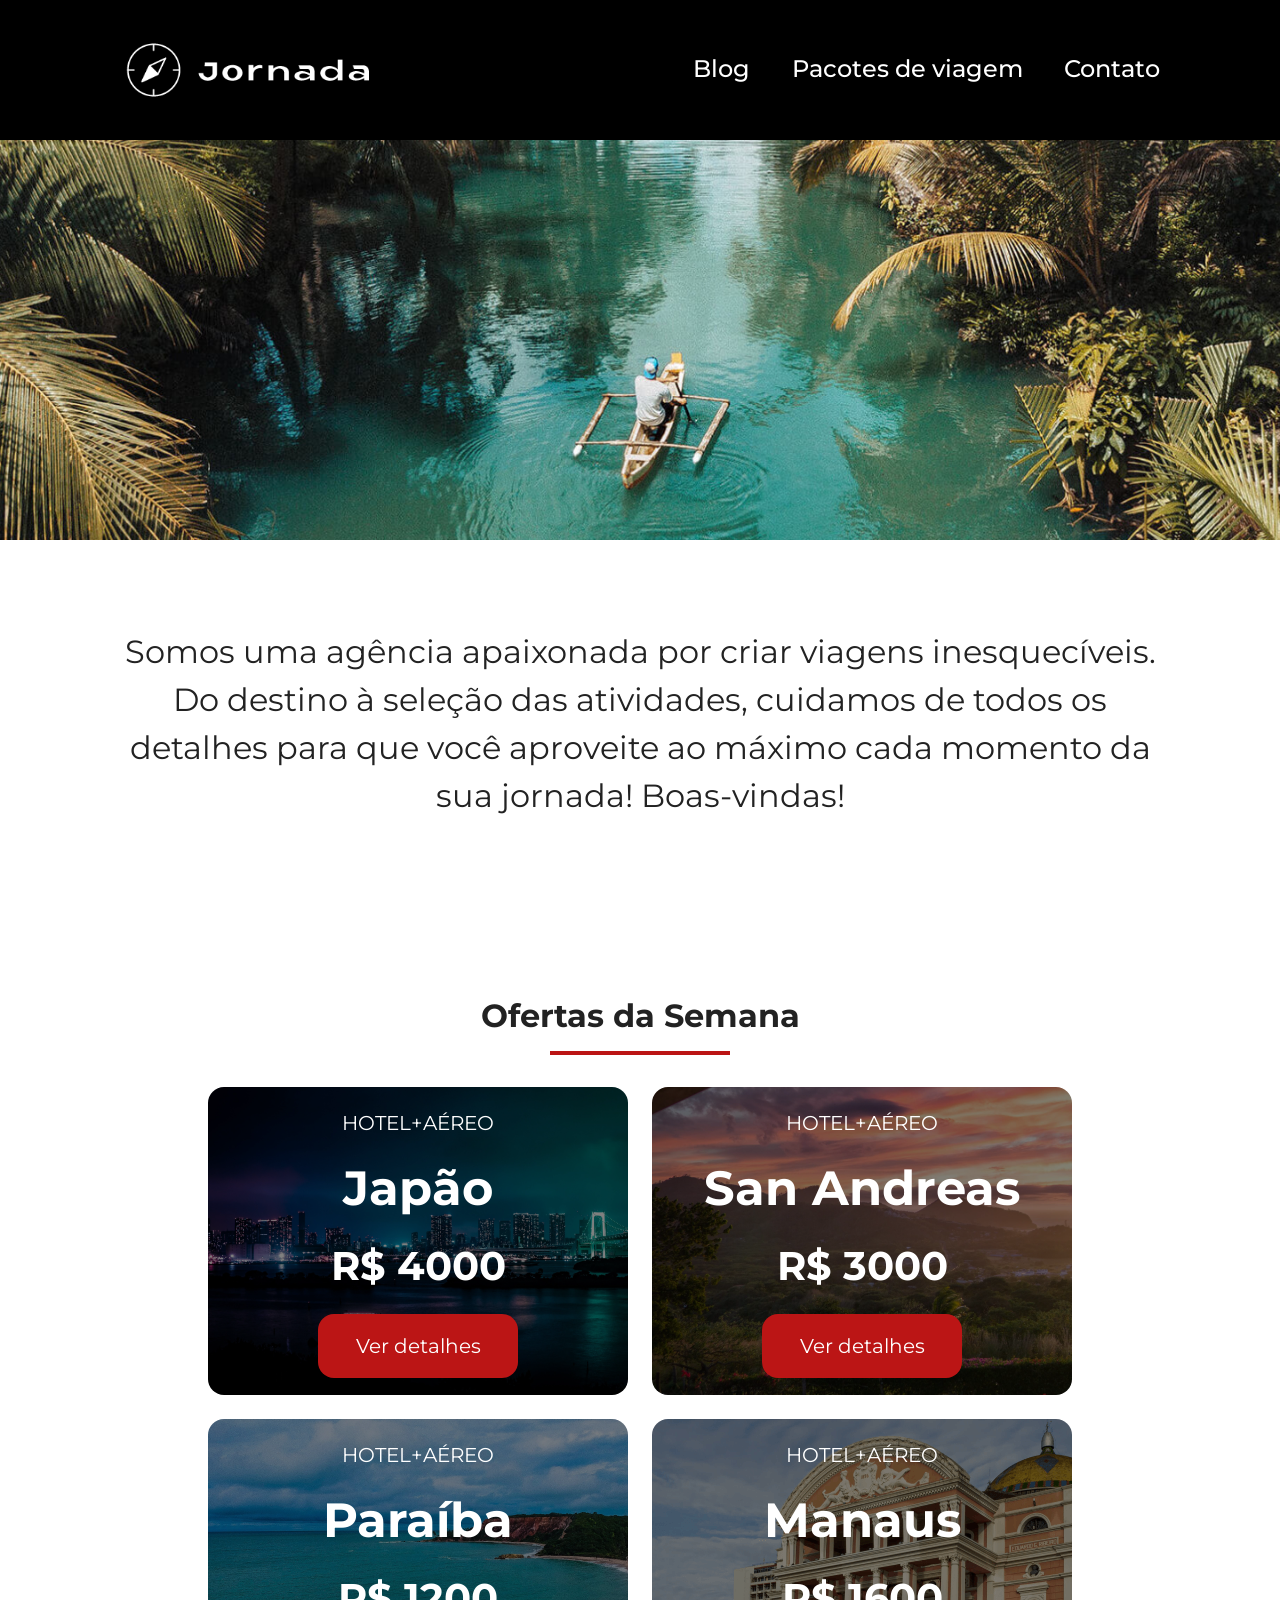
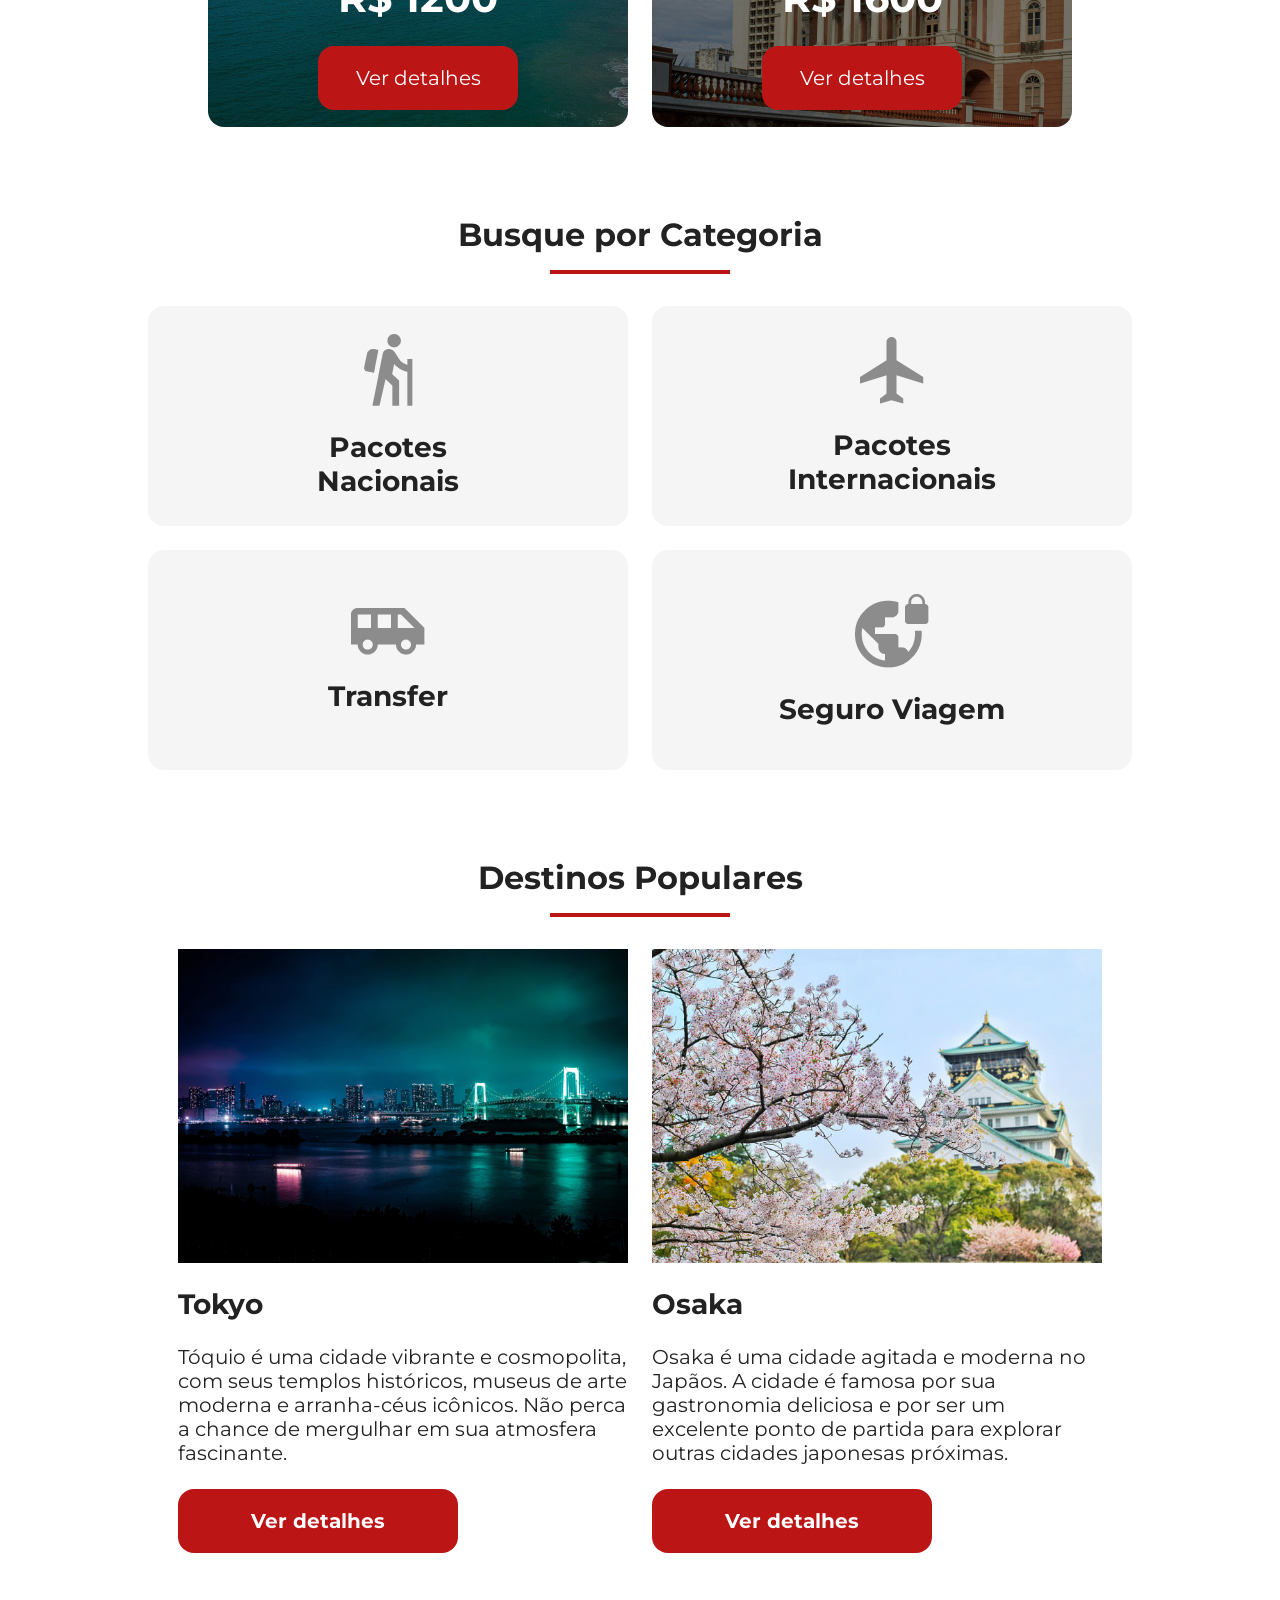
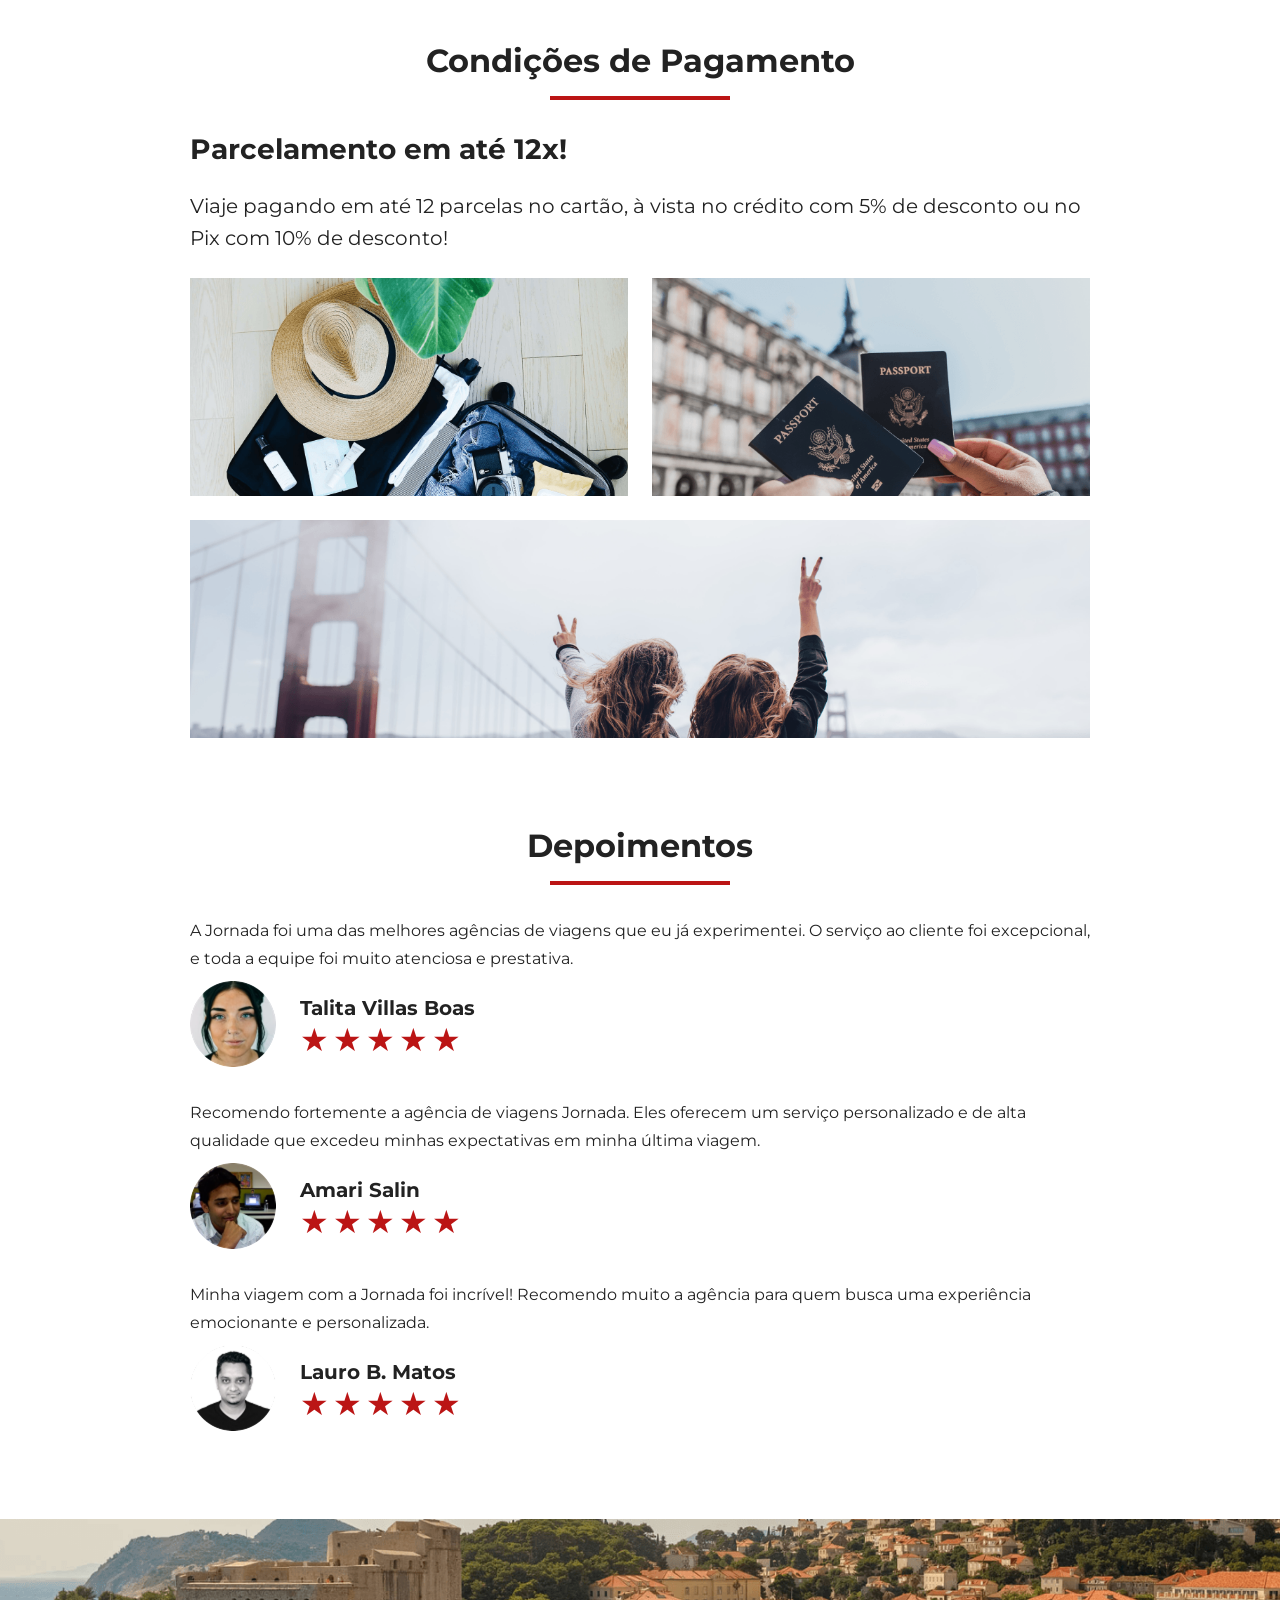
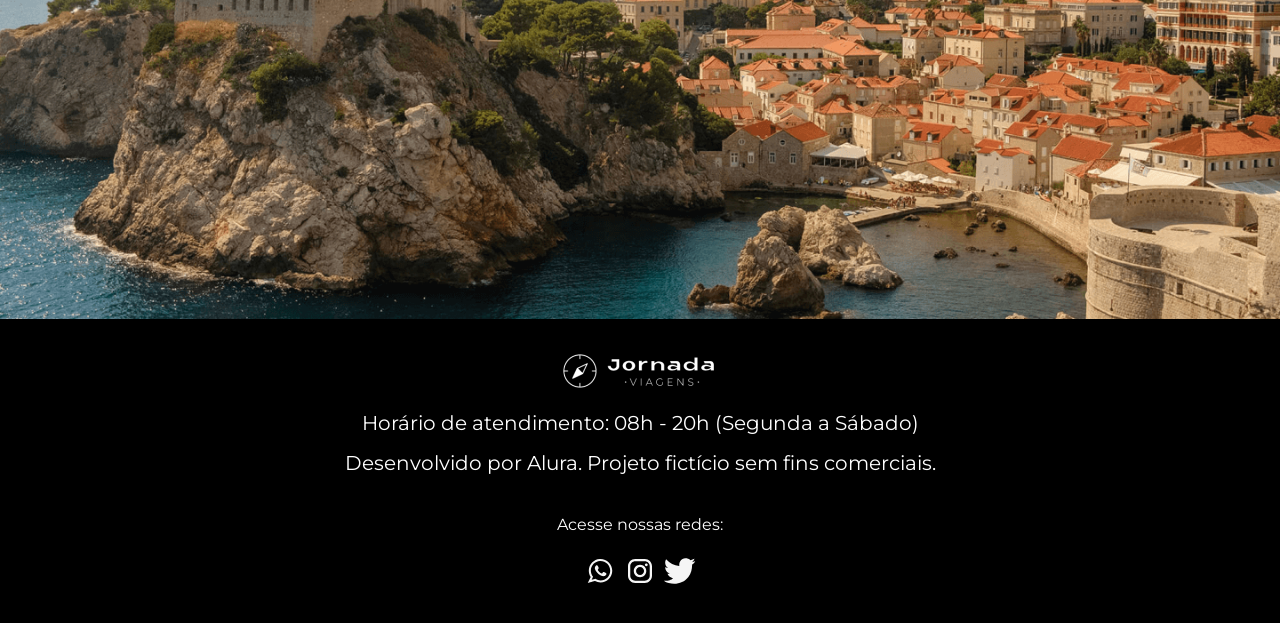
<file: index.html>
<!doctype html>
<html lang="pt-br">
  <head>
    <meta charset="UTF-8" />
    <meta name="viewport" content="width=device-width, initial-scale=1.0" />
    <meta name="description" content="Jornada Viagens é uma agência de viagens que oferece pacotes nacionais e internacionais, transfer e seguro viagem. Descubra destinos incríveis e aproveite condições especiais de pagamento." />
    <meta name="og:title" content="Jornada Viagens">
    <meta name="og:description" content="Jornada Viagens é uma agência de viagens que oferece pacotes nacionais e internacionais, transfer e seguro viagem. Descubra destinos incríveis e aproveite condições especiais de pagamento.">
    <meta name="og:image" content="https://marcoslucas28.github.io/jornada-viagens/img/logo-footer.png">
    <meta name="og:type" content="website">
    <meta name="og:url" content="https://marcoslucas28.github.io/jornada-viagens/">
    <link rel="stylesheet" href="css/style.css" />
    <link rel="shortcut icon" href="favicon.png" type="image/png">
    <title>Jornada Viagens</title>
  </head>
  <body>
    <header>
      <a href="index.html" title="Voltar para a página inicial" class="logo">
        <img class="logo-mobile" src="img/logo-mobile.png" alt="Bussola do logo Jornada Viagens" />
        <img class="logo-desktop" src="img/bussola-texto-jornada-branco.png" alt="Logo Jornada Viagens" />
      </a>

      <div class="navigation-menu">
        <label for="menu-toggle">
          <img src="img/menu.png" alt="Ícone de menu" class="menu-icon" />
        </label>
        <input type="checkbox" id="menu-toggle" hidden>
        <nav>
          <ul class="list-links">
            <li><a href="blog.html" target="_blank" title="Acessar blog">Blog</a></li>
            <li><a href="pacotes.html" target="_blank" title="Acessar pacotes de viajem">Pacotes de viagem</a></li>
            <li><a href="contato.html" target="_blank" title="Acessar contato">Contato</a></li>
          </ul>
        </nav>
      </div>

    </header>

    <section class="hero">
      <div class="hero-img"></div>
      <h2>Somos uma agência apaixonada por criar viagens inesquecíveis. Do destino à seleção das atividades, cuidamos de todos os detalhes para que você aproveite ao máximo cada momento da sua jornada!
Boas-vindas!</h2>
    </section>

    <section class="offers">
      <div class="section-title">
        <h2>Ofertas da Semana</h2>
        <hr />
      </div>

      <div class="offers-cards">
        <article class="card japao">
          <header>
            <p>HOTEL+AÉREO</p>
            <h3>Japão <br /> <span>R$ 4000</span></h3>
          </header>
          <footer>
            <a href="#" class="button">Ver detalhes</a>
          </footer>
        </article>

        <article class="card san-andreas">
          <header>
            <p>HOTEL+AÉREO</p>
            <h3>San Andreas <br /> <span>R$ 3000</span></h3>
          </header>
          <footer>
            <a href="#" class="button">Ver detalhes</a>
          </footer>
        </article>

        <article class="card paraiba">
          <header>
            <p>HOTEL+AÉREO</p>
            <h3>Paraíba <br /> <span>R$ 1200</span></h3>
          </header>
          <footer>
            <a href="#" class="button">Ver detalhes</a>
          </footer>
        </article>

        <article class="card manaus">
          <header>
            <p>HOTEL+AÉREO</p>
            <h3>Manaus <br /> <span>R$ 1600</span></h3>
          </header>
          <footer>
            <a href="#" class="button">Ver detalhes</a>
          </footer>
        </article>
      </div>
    </section>

    <section class="category-search">
      <div class="section-title">
        <h2>Busque por Categoria</h2>
        <hr />
      </div>

      <div class="search-cards">
        <a href="#" target="_blank" class="search-card" title="Busque pela categoria pacotes nacionais">
          <img src="img/ícone - pacotes nacionais.png" alt="Ícone de pacotes nacionais">
          <h4 class="section-subtitle">Pacotes <br> Nacionais</h4>
        </a>
        <a href="#" target="_blank" class="search-card" title="Busque pela categoria pacotes internacionais">
          <img src="img/ícone - pacotes interacionais.png" alt="Ícone de pacotes internacionais">
          <h4 class="section-subtitle">Pacotes <br> Internacionais</h4>
        </a>
        <a href="#" target="_blank" class="search-card" title="Busque pela categoria transfer">
          <img src="img/ícone -transfer.png" alt="Ícone de transfer">
          <h4 class="section-subtitle">Transfer</h4>
        </a>
        <a href="#" target="_blank" class="search-card" title="Busque pela categoria seguro de viagem">
          <img src="img/ícone - seguro viagem.png" alt="Ícone de seguro de viagem">
          <h4 class="section-subtitle">Seguro Viagem</h4>
        </a>
      </div>
    </section>

    <section class="destinations">
      <div class="section-title">
        <h2>Destinos Populares</h2>
        <hr />
      </div>

      <div class="destinations-items">
        <article class="item">
          <header>
            <div class="img-item tokyo"></div>
            <h4 class="section-subtitle">Tokyo</h4>
          </header>
          <p>Tóquio é uma cidade vibrante e cosmopolita, com seus templos históricos, museus de arte moderna e arranha-céus icônicos. Não perca a chance de mergulhar em sua atmosfera fascinante.</p>
          <footer>
            <a href="#" class="button">Ver detalhes</a>
          </footer>
        </article>
        <article class="item">
          <header>
            <div class="img-item osaka"></div>
            <h4 class="section-subtitle">Osaka</h4>
          </header>
          <p>Osaka é uma cidade agitada e moderna no Japãos. A cidade é famosa por sua gastronomia deliciosa e por ser um excelente ponto de partida para explorar outras cidades japonesas próximas.</p>
          <footer>
            <a href="#" class="button">Ver detalhes</a>
          </footer>
        </article>
      </div>
    </section>

    <section class="payments">
      <div class="section-title">
        <h2>Condições de Pagamento</h2>
        <hr />
      </div>

      <div class="gallery-content">
        <div class="text-content">
          <h4 class="section-subtitle">Parcelamento em até 12x!</h4>
          <p>Viaje pagando em até 12 parcelas no cartão, à vista no crédito com 5% de desconto ou no Pix com 10% de desconto! </p>
        </div>

        <div class="image-gallery">
          <div class="image first"></div>
          <div class="image second"></div>
          <div class="image thirdy"></div>
        </div>
      </div>
    </section>

    <section class="testimonials">
      <div class="section-title">
        <h2>Depoimentos</h2>
        <hr />
      </div>

      <div class="testimonials-container">
        <article>
          <header>
            <p>A Jornada foi uma das melhores agências de viagens que eu já experimentei. O serviço ao cliente foi excepcional, e toda a equipe foi muito atenciosa e prestativa.</p>
          </header>
          <footer>
            <img src="img/avatar-talita.png" alt="Imagem de Talita Villas Boas, cliente da agência Jornada Viagens">
            <div class="profile-content">
              <h4>Talita Villas Boas</h4>
              <div class="rating">
                <span class="star">★</span>
                <span class="star">★</span>
                <span class="star">★</span>
                <span class="star">★</span>
                <span class="star">★</span>
              </div>
            </div>
          </footer>
        </article>
        <article>
          <header>
            <p>Recomendo fortemente a agência de viagens Jornada. Eles oferecem um serviço personalizado e de alta qualidade que excedeu minhas expectativas em minha última viagem.</p>
          </header>
          <footer>
            <img src="img/avatar-amari.png" alt="Imagem de Amari Salin, cliente da agência Jornada Viagens">

            <div class="profile-content">
              <h4>Amari Salin</h4>
              <div class="rating">
                <span class="star">★</span>
                <span class="star">★</span>
                <span class="star">★</span>
                <span class="star">★</span>
                <span class="star">★</span>
              </div>
            </div>
          </footer>
        </article>
        <article>
          <header>
            <p>Minha viagem com a Jornada foi incrível! Recomendo muito a agência para quem busca uma experiência emocionante e personalizada.</p>
          </header>
          <footer>
            <img src="img/avatar-lauro.png" alt="Imagem de Lauro B. Matos, cliente da agência Jornada Viagens">

            <div class="profile-content">
              <h4>Lauro B. Matos</h4>
              <div class="rating">
                <span class="star">★</span>
                <span class="star">★</span>
                <span class="star">★</span>
                <span class="star">★</span>
                <span class="star">★</span>
              </div>
            </div>
          </footer>
        </article>
      </div>
    </section>

    <div class="footer-img"></div>
    <footer class="main-footer">
      <div class="footer-content">
        <img src="img/logo-footer.png" alt="Logo da Jornada Viagens">

        <div>
          <p>Horário de atendimento: 08h - 20h (Segunda a Sábado)</p>
          <p>Desenvolvido por Alura. Projeto fictício sem fins comerciais.</p>
        </div>
      </div>

      <div class="footer-social-links">
        <p>Acesse nossas redes:</p>

        <div>
          <a href="https://www.whatsApp.com/jornadaviagens" target="_blank" rel="noopener noreferrer"><img src="img/whatsapp-icon.svg" alt="WhatsApp"></a>
          <a href="https://www.instagram.com/jornadaviagens" target="_blank" rel="noopener noreferrer"><img src="img/instagram-icon.svg" alt="Instagram"></a>
          <a href="https://www.twitter.com/jornadaviagens" target="_blank" rel="noopener noreferrer"><img src="img/X-icon.svg" alt="Twitter"></a>
        </div>
      </div>
    </footer>
  </body>
</html>
</file>
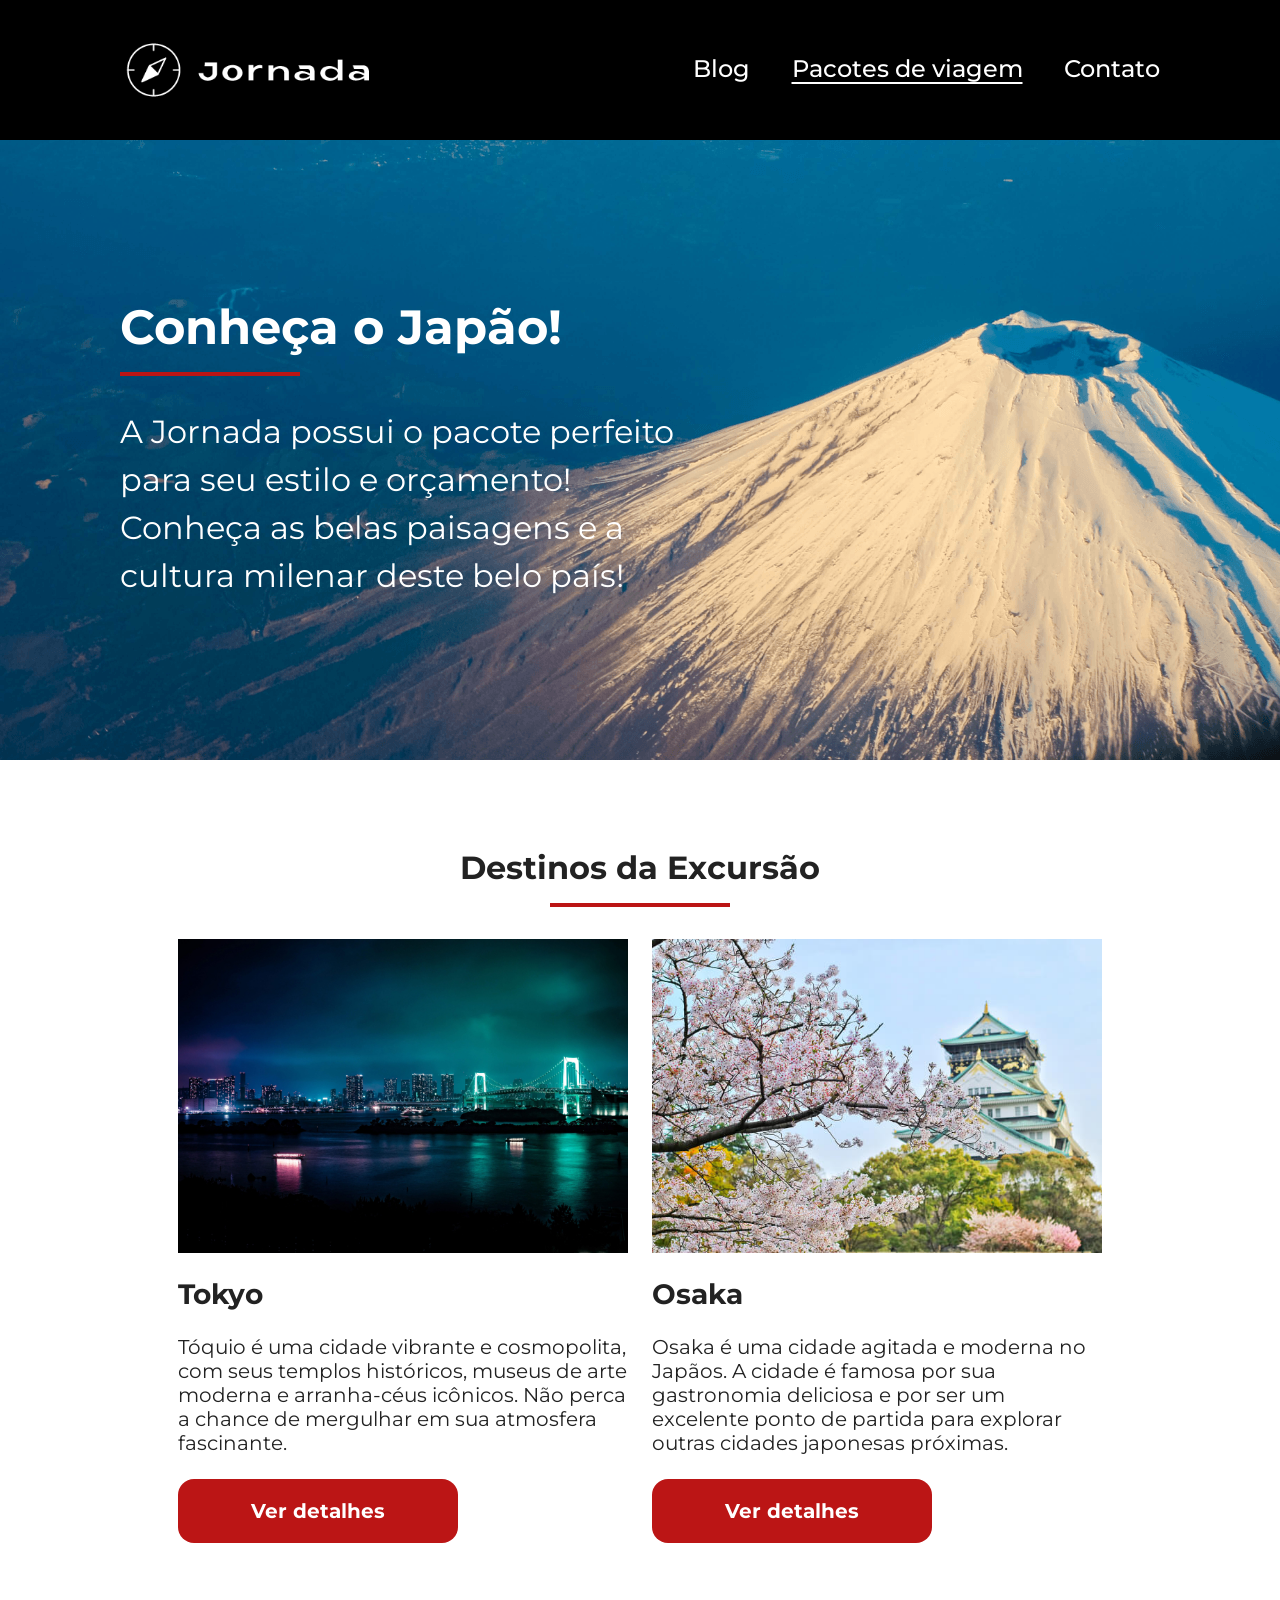
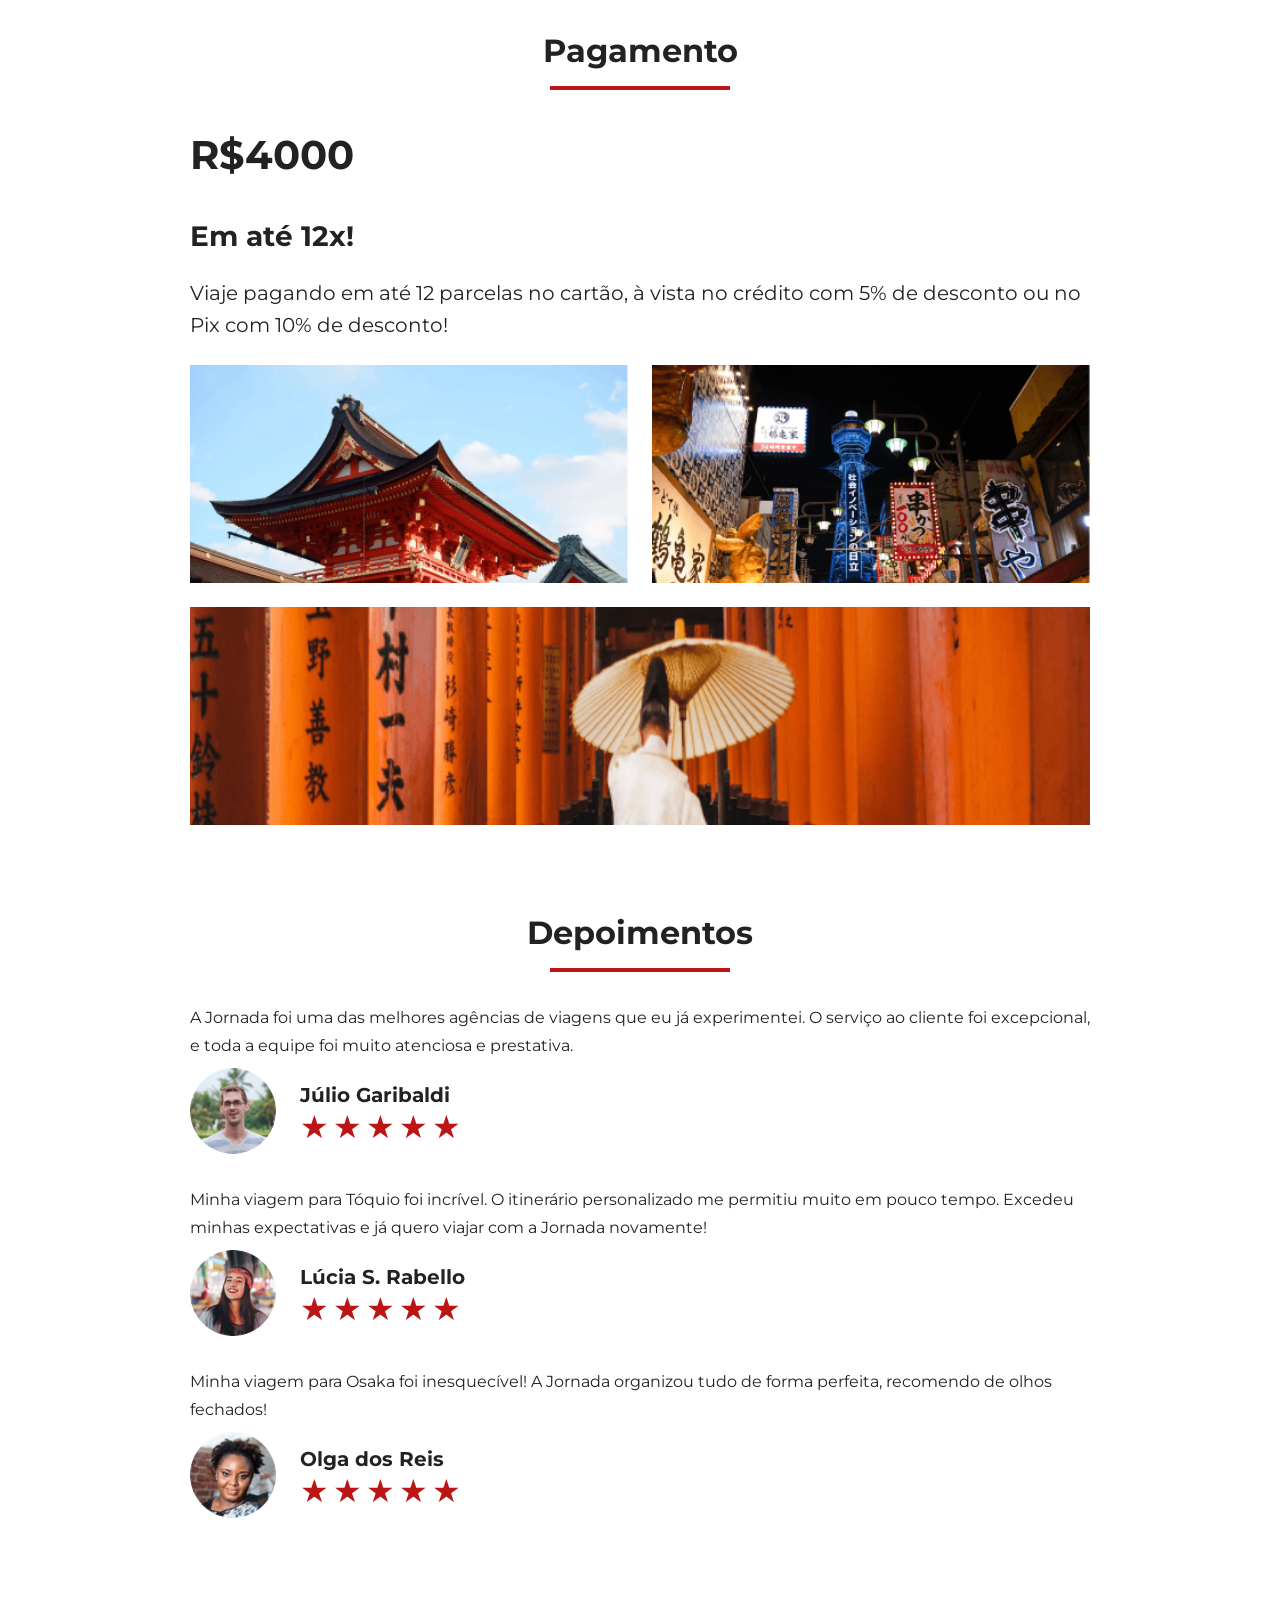
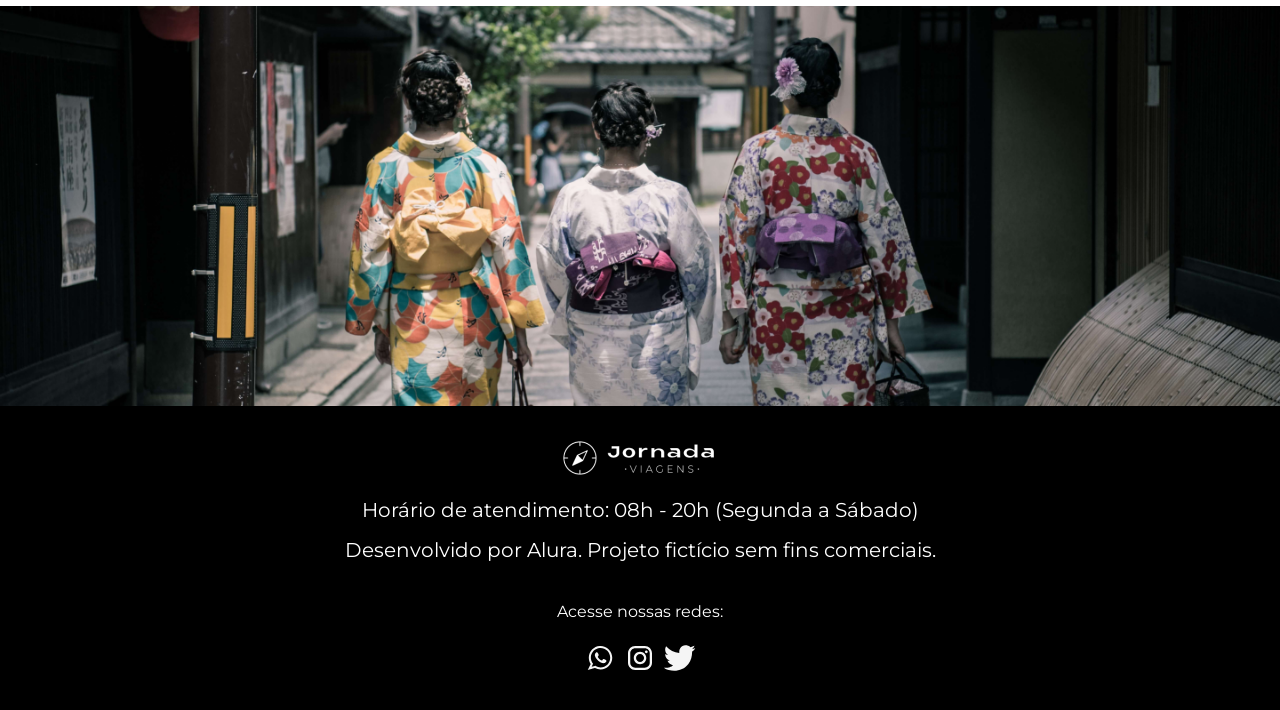
<file: pacotes.html>
<!DOCTYPE html>
<html lang="pt-br">
<head>
    <meta charset="UTF-8">
    <meta name="viewport" content="width=device-width, initial-scale=1.0">
    <title>Jornada Viagens</title>

    <link rel="stylesheet" href="css/style.css">
    <link rel="shortcut icon" href="favicon.png" type="image/png">
</head>
<body>
    <header>
      <a href="index.html" title="Voltar para a página inicial" class="logo">
        <img class="logo-mobile" src="img/logo-mobile.png" alt="Bussola do logo Jornada Viagens" />
        <img class="logo-desktop" src="img/bussola-texto-jornada-branco.png" alt="Logo Jornada Viagens" />
      </a>

      <div class="navigation-menu">
        <label for="menu-toggle">
          <img src="img/menu.png" alt="Ícone de menu" class="menu-icon" />
        </label>
        <input type="checkbox" id="menu-toggle" hidden>
        <nav>
          <ul class="list-links">
            <li><a href="blog.html" target="_blank" title="Acessar blog">Blog</a></li>
            <li><a href="pacotes.html" target="_blank" title="Acessar pacotes de viajem" class="active">Pacotes de viagem</a></li>
            <li><a href="contato.html" target="_blank" title="Acessar contato">Contato</a></li>
          </ul>
        </nav>
      </div>

    </header>

    <section class="pacotes-hero">
        <div class="section-title pacotes-hero-title">
            <h1>Conheça o Japão!</h1>
            <hr />
        </div>

        <p>
            A Jornada possui o pacote perfeito para seu estilo e orçamento! Conheça as belas paisagens e a  cultura milenar deste belo país!
        </p>
    </section>

    <section class="destinations">
      <div class="section-title">
        <h2>Destinos da Excursão</h2>
        <hr />
      </div>

      <div class="destinations-items">
        <article class="item">
          <header>
            <div class="img-item tokyo"></div>
            <h4 class="section-subtitle">Tokyo</h4>
          </header>
          <p>Tóquio é uma cidade vibrante e cosmopolita, com seus templos históricos, museus de arte moderna e arranha-céus icônicos. Não perca a chance de mergulhar em sua atmosfera fascinante.</p>
          <footer>
            <a href="#" class="button">Ver detalhes</a>
          </footer>
        </article>
        <article class="item">
          <header>
            <div class="img-item osaka"></div>
            <h4 class="section-subtitle">Osaka</h4>
          </header>
          <p>Osaka é uma cidade agitada e moderna no Japãos. A cidade é famosa por sua gastronomia deliciosa e por ser um excelente ponto de partida para explorar outras cidades japonesas próximas.</p>
          <footer>
            <a href="#" class="button">Ver detalhes</a>
          </footer>
        </article>
      </div>
    </section>

    <section class="payments">
      <div class="section-title">
        <h2>Pagamento</h2>
        <hr />
      </div>

      <div class="gallery-content destinations-imgs">
        <div class="text-content">
          <h3>R$4000</h3>
          <h4 class="section-subtitle">Em até 12x!</h4>
          <p>Viaje pagando em até 12 parcelas no cartão, à vista no crédito com 5% de desconto ou no Pix com 10% de desconto! </p>
        </div>

        <div class="image-gallery">
          <div class="image first destinations-img"></div>
          <div class="image second destinations-img"></div>
          <div class="image thirdy destinations-img"></div>
        </div>
      </div>
    </section>

    <section class="testimonials">
      <div class="section-title">
        <h2>Depoimentos</h2>
        <hr />
      </div>

      <div class="testimonials-container">
        <article>
          <header>
            <p>A Jornada foi uma das melhores agências de viagens que eu já experimentei. O serviço ao cliente foi excepcional, e toda a equipe foi muito atenciosa e prestativa.</p>
          </header>
          <footer>
            <img src="img/avatar-julio.png" alt="Imagem de Júlio Garibaldi, cliente da agência Jornada Viagens">
            <div class="profile-content">
              <h4>Júlio Garibaldi</h4>
              <div class="rating">
                <span class="star">★</span>
                <span class="star">★</span>
                <span class="star">★</span>
                <span class="star">★</span>
                <span class="star">★</span>
              </div>
            </div>
          </footer>
        </article>
        <article>
          <header>
            <p>Minha viagem para Tóquio foi incrível. O itinerário personalizado me permitiu muito em pouco tempo. Excedeu minhas expectativas e já quero viajar com a Jornada novamente!</p>
          </header>
          <footer>
            <img src="img/avatar-lucia.png" alt="Imagem de Lúcia S. Rabello, cliente da agência Jornada Viagens">

            <div class="profile-content">
              <h4>Lúcia S. Rabello</h4>
              <div class="rating">
                <span class="star">★</span>
                <span class="star">★</span>
                <span class="star">★</span>
                <span class="star">★</span>
                <span class="star">★</span>
              </div>
            </div>
          </footer>
        </article>
        <article>
          <header>
            <p>Minha viagem para Osaka foi inesquecível! A Jornada organizou tudo de forma perfeita, recomendo de olhos fechados!</p>
          </header>
          <footer>
            <img src="img/avatar-olga.png" alt="Imagem de Olga dos Reis, cliente da agência Jornada Viagens">

            <div class="profile-content">
              <h4>Olga dos Reis</h4>
              <div class="rating">
                <span class="star">★</span>
                <span class="star">★</span>
                <span class="star">★</span>
                <span class="star">★</span>
                <span class="star">★</span>
              </div>
            </div>
          </footer>
        </article>
      </div>
    </section>

    <div class="footer-img destinations-img-footer"></div>
    <footer class="main-footer">
      <div class="footer-content">
        <img src="img/logo-footer.png" alt="Logo da Jornada Viagens">

        <div>
          <p>Horário de atendimento: 08h - 20h (Segunda a Sábado)</p>
          <p>Desenvolvido por Alura. Projeto fictício sem fins comerciais.</p>
        </div>
      </div>

      <div class="footer-social-links">
        <p>Acesse nossas redes:</p>

        <div>
          <a href="https://www.whatsApp.com/jornadaviagens" target="_blank" rel="noopener noreferrer"><img src="img/whatsapp-icon.svg" alt="WhatsApp"></a>
          <a href="https://www.instagram.com/jornadaviagens" target="_blank" rel="noopener noreferrer"><img src="img/instagram-icon.svg" alt="Instagram"></a>
          <a href="https://www.twitter.com/jornadaviagens" target="_blank" rel="noopener noreferrer"><img src="img/X-icon.svg" alt="Twitter"></a>
        </div>
      </div>
    </footer>
</body>
</html>
</file>
<file: css/style.css>
@import url(global.css);
@import url(header.css);
@import url(hero.css);
@import url(offers.css);
@import url(search.css);
@import url(destinations.css);
@import url(payments.css);
@import url(testimonials.css);
@import url(footer.css);
</file>
